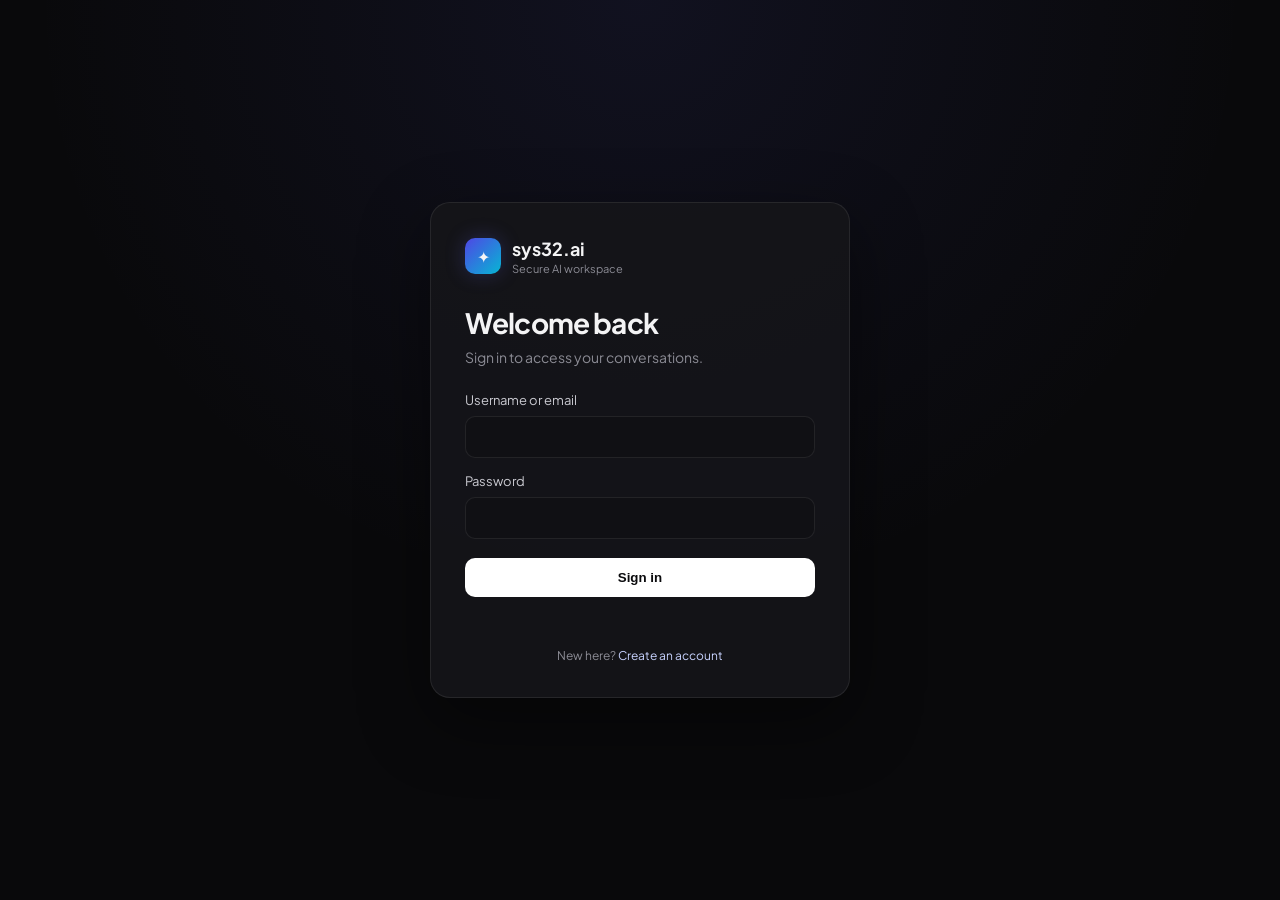
<file: templates/login.html>
<!doctype html>
<html lang="en"><head><meta charset="utf-8"><meta name="viewport" content="width=device-width,initial-scale=1"><meta name="color-scheme" content="dark"><title>Sign in · sys32.ai</title><link rel="preconnect" href="https://fonts.googleapis.com"><link rel="preconnect" href="https://fonts.gstatic.com" crossorigin><link href="https://fonts.googleapis.com/css2?family=Plus+Jakarta+Sans:wght@400;500;600;700&display=swap" rel="stylesheet"><link rel="stylesheet" href="/static/auth.css?v=stage6c-1"></head><body><main class="auth-shell"><section class="auth-card"><div class="brand"><div class="brand-badge">✦</div><div><div class="brand-title">sys32.ai</div><div class="brand-sub">Secure AI workspace</div></div></div><h1>Welcome back</h1><p class="lede">Sign in to access your conversations.</p><form id="login-form" autocomplete="on"><label>Username or email<input id="login" name="login" autocomplete="username" required></label><label>Password<input id="password" name="password" type="password" autocomplete="current-password" required></label><button type="submit">Sign in</button><p id="error" class="error" role="alert"></p></form><p class="switch">New here? <a href="/register">Create an account</a></p></section></main><script src="/static/auth.js?v=stage6c-1" defer></script></body></html>
</file>
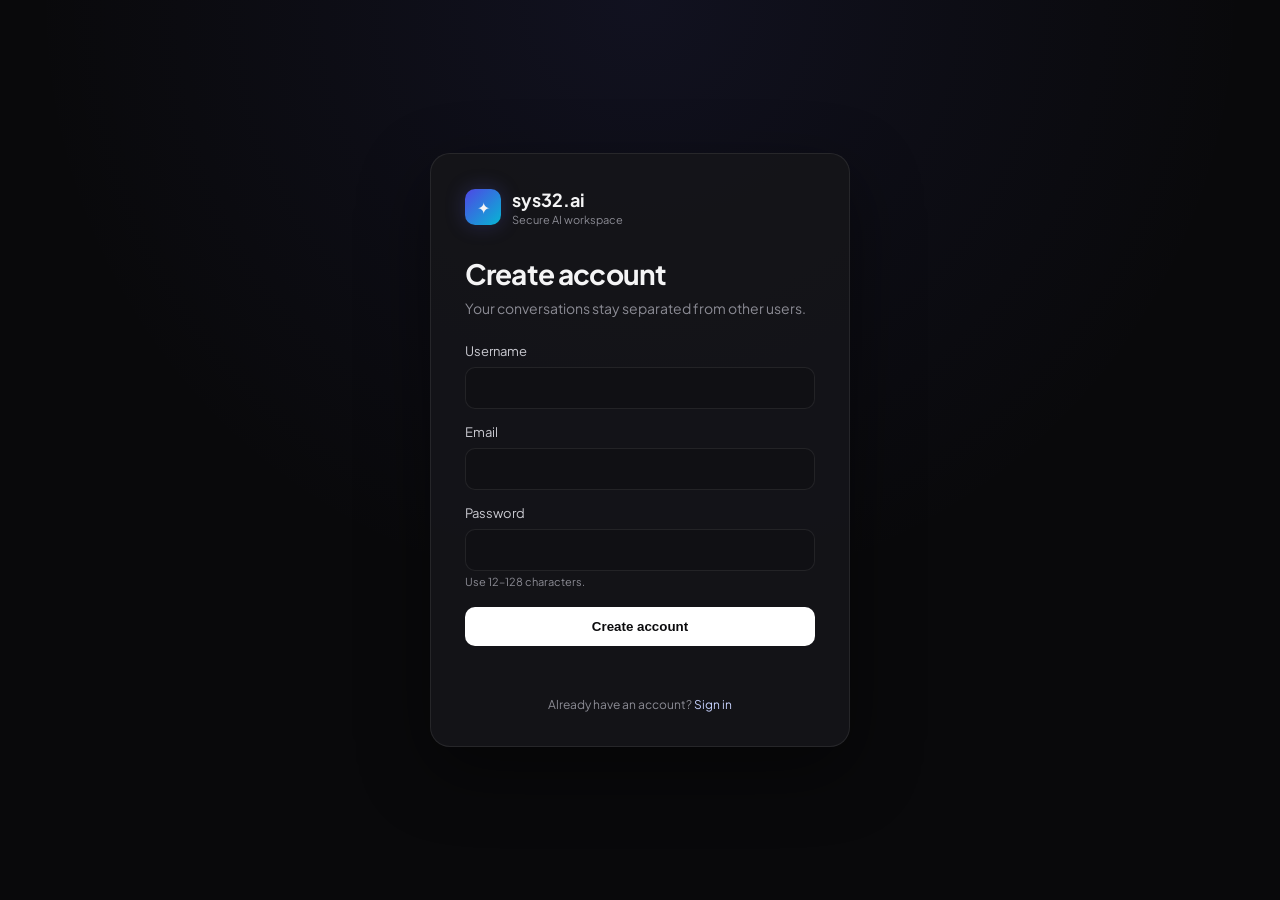
<file: templates/register.html>
<!doctype html>
<html lang="en"><head><meta charset="utf-8"><meta name="viewport" content="width=device-width,initial-scale=1"><meta name="color-scheme" content="dark"><title>Create account · sys32.ai</title><link rel="preconnect" href="https://fonts.googleapis.com"><link rel="preconnect" href="https://fonts.gstatic.com" crossorigin><link href="https://fonts.googleapis.com/css2?family=Plus+Jakarta+Sans:wght@400;500;600;700&display=swap" rel="stylesheet"><link rel="stylesheet" href="/static/auth.css?v=stage6c-1"></head><body><main class="auth-shell"><section class="auth-card"><div class="brand"><div class="brand-badge">✦</div><div><div class="brand-title">sys32.ai</div><div class="brand-sub">Secure AI workspace</div></div></div><h1>Create account</h1><p class="lede">Your conversations stay separated from other users.</p><form id="register-form" autocomplete="on"><label>Username<input id="username" name="username" autocomplete="username" minlength="3" maxlength="32" required></label><label>Email<input id="email" name="email" type="email" autocomplete="email" required></label><label>Password<input id="password" name="password" type="password" autocomplete="new-password" minlength="12" maxlength="128" required><small>Use 12–128 characters.</small></label><button type="submit">Create account</button><p id="error" class="error" role="alert"></p></form><p class="switch">Already have an account? <a href="/login">Sign in</a></p></section></main><script src="/static/auth.js?v=stage6c-1" defer></script></body></html>
</file>
<file: static/auth.css>
:root{color-scheme:dark;--bg:#09090b;--card:#151519;--border:rgba(255,255,255,.08);--text:#f4f4f5;--muted:#8b8b94;--danger:#f87171}*{box-sizing:border-box}html,body{margin:0;min-height:100%;font-family:'Plus Jakarta Sans',-apple-system,BlinkMacSystemFont,'Segoe UI',sans-serif;background:radial-gradient(circle at 50% 0%,rgba(99,102,241,.09),transparent 55%),var(--bg);color:var(--text)}.auth-shell{min-height:100vh;display:grid;place-items:center;padding:24px}.auth-card{width:min(420px,100%);padding:34px;border:1px solid var(--border);border-radius:20px;background:rgba(21,21,25,.92);box-shadow:0 24px 70px rgba(0,0,0,.45)}.brand{display:flex;gap:11px;align-items:center;margin-bottom:30px}.brand-badge{width:36px;height:36px;border-radius:10px;display:grid;place-items:center;background:linear-gradient(135deg,#4f46e5,#06b6d4);box-shadow:0 0 20px rgba(99,102,241,.25)}.brand-title{font-weight:700;font-size:18px}.brand-sub{color:var(--muted);font-size:11px;margin-top:2px}.auth-card h1{margin:0 0 8px;font-size:28px;letter-spacing:-.03em}.lede{margin:0 0 26px;color:var(--muted);font-size:14px}form{display:grid;gap:15px}label{display:grid;gap:8px;font-size:13px;color:#c9c9d0}input{width:100%;padding:12px 13px;border-radius:10px;border:1px solid var(--border);background:#101014;color:var(--text);font:inherit}input:focus{outline:none;border-color:rgba(99,102,241,.55);box-shadow:0 0 0 2px rgba(99,102,241,.12)}small{color:var(--muted);font-size:11px;margin-top:-4px}form button{margin-top:4px;padding:12px 14px;border:0;border-radius:10px;background:#fff;color:#0b0b0d;font-weight:700;cursor:pointer}.error{min-height:18px;margin:0;color:var(--danger);font-size:12px}.switch{margin:18px 0 0;text-align:center;color:var(--muted);font-size:12px}.switch a{color:#c7d2fe;text-decoration:none}
</file>
